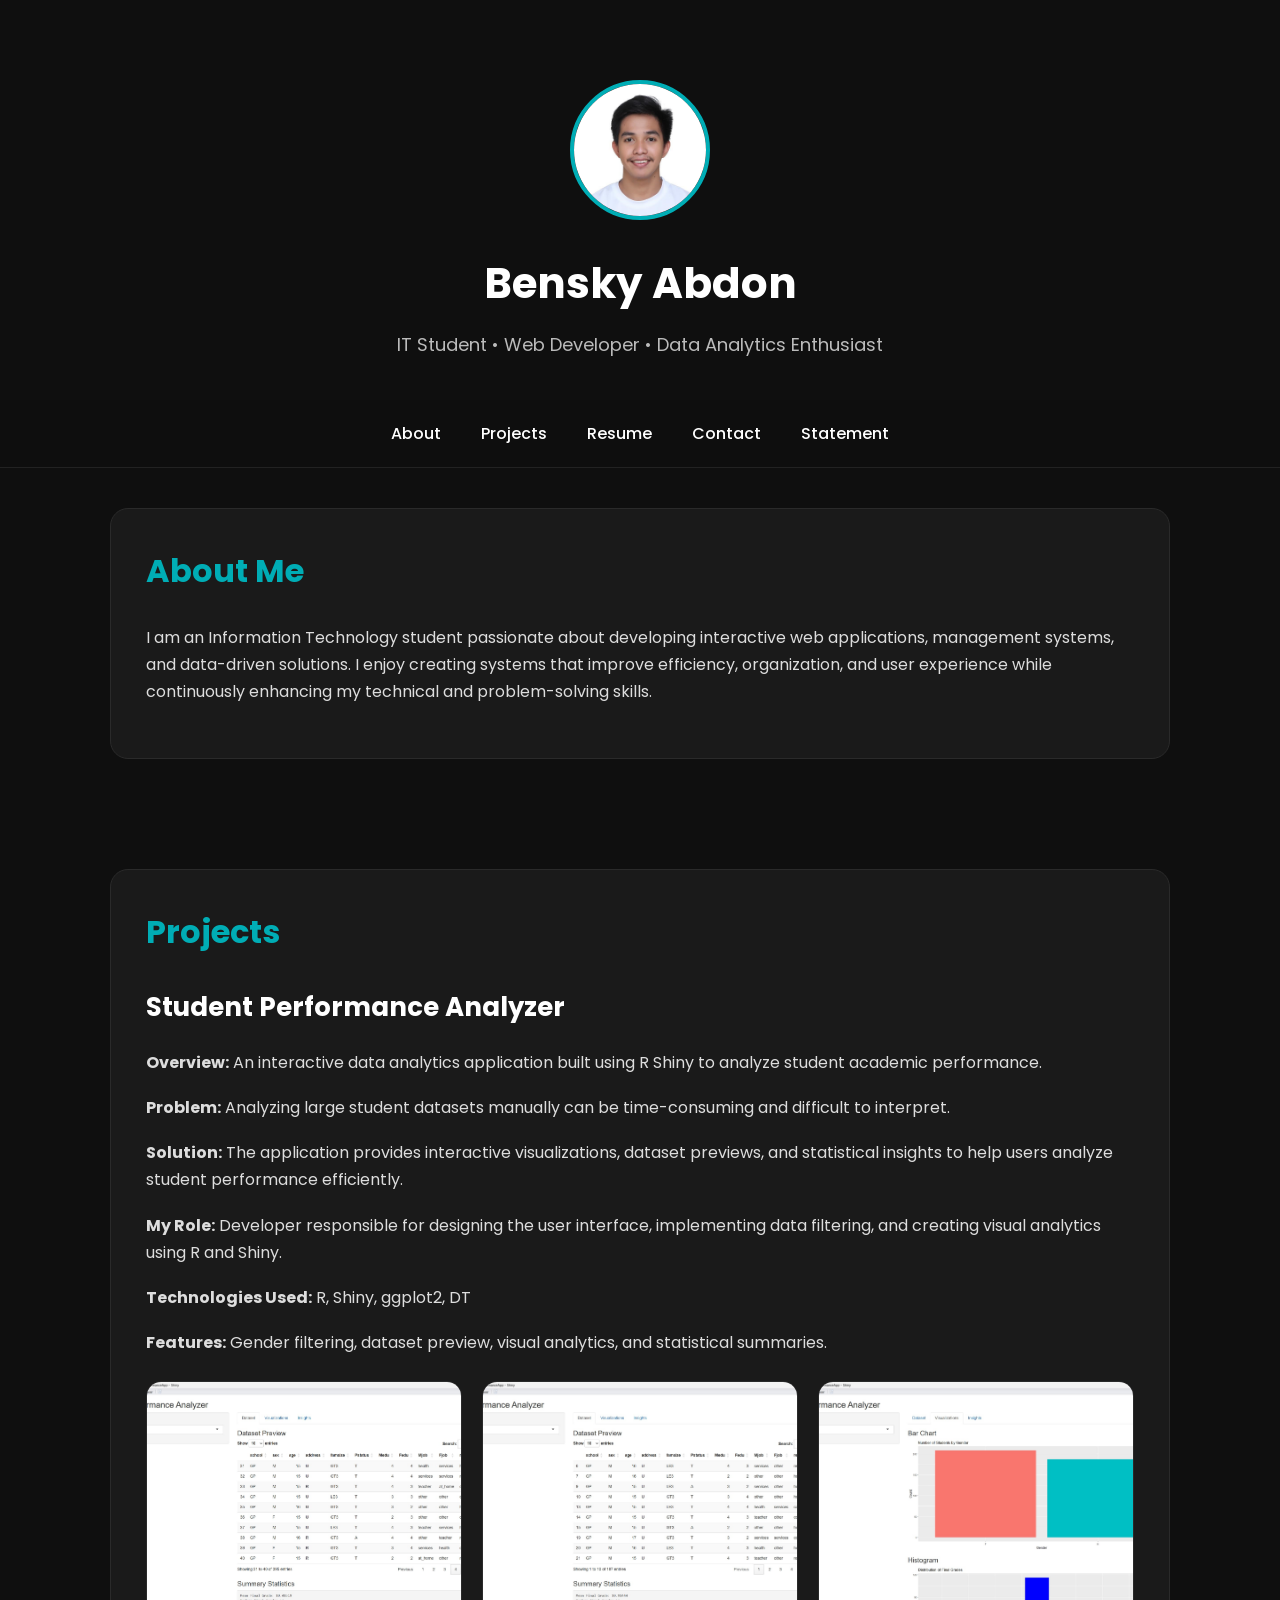
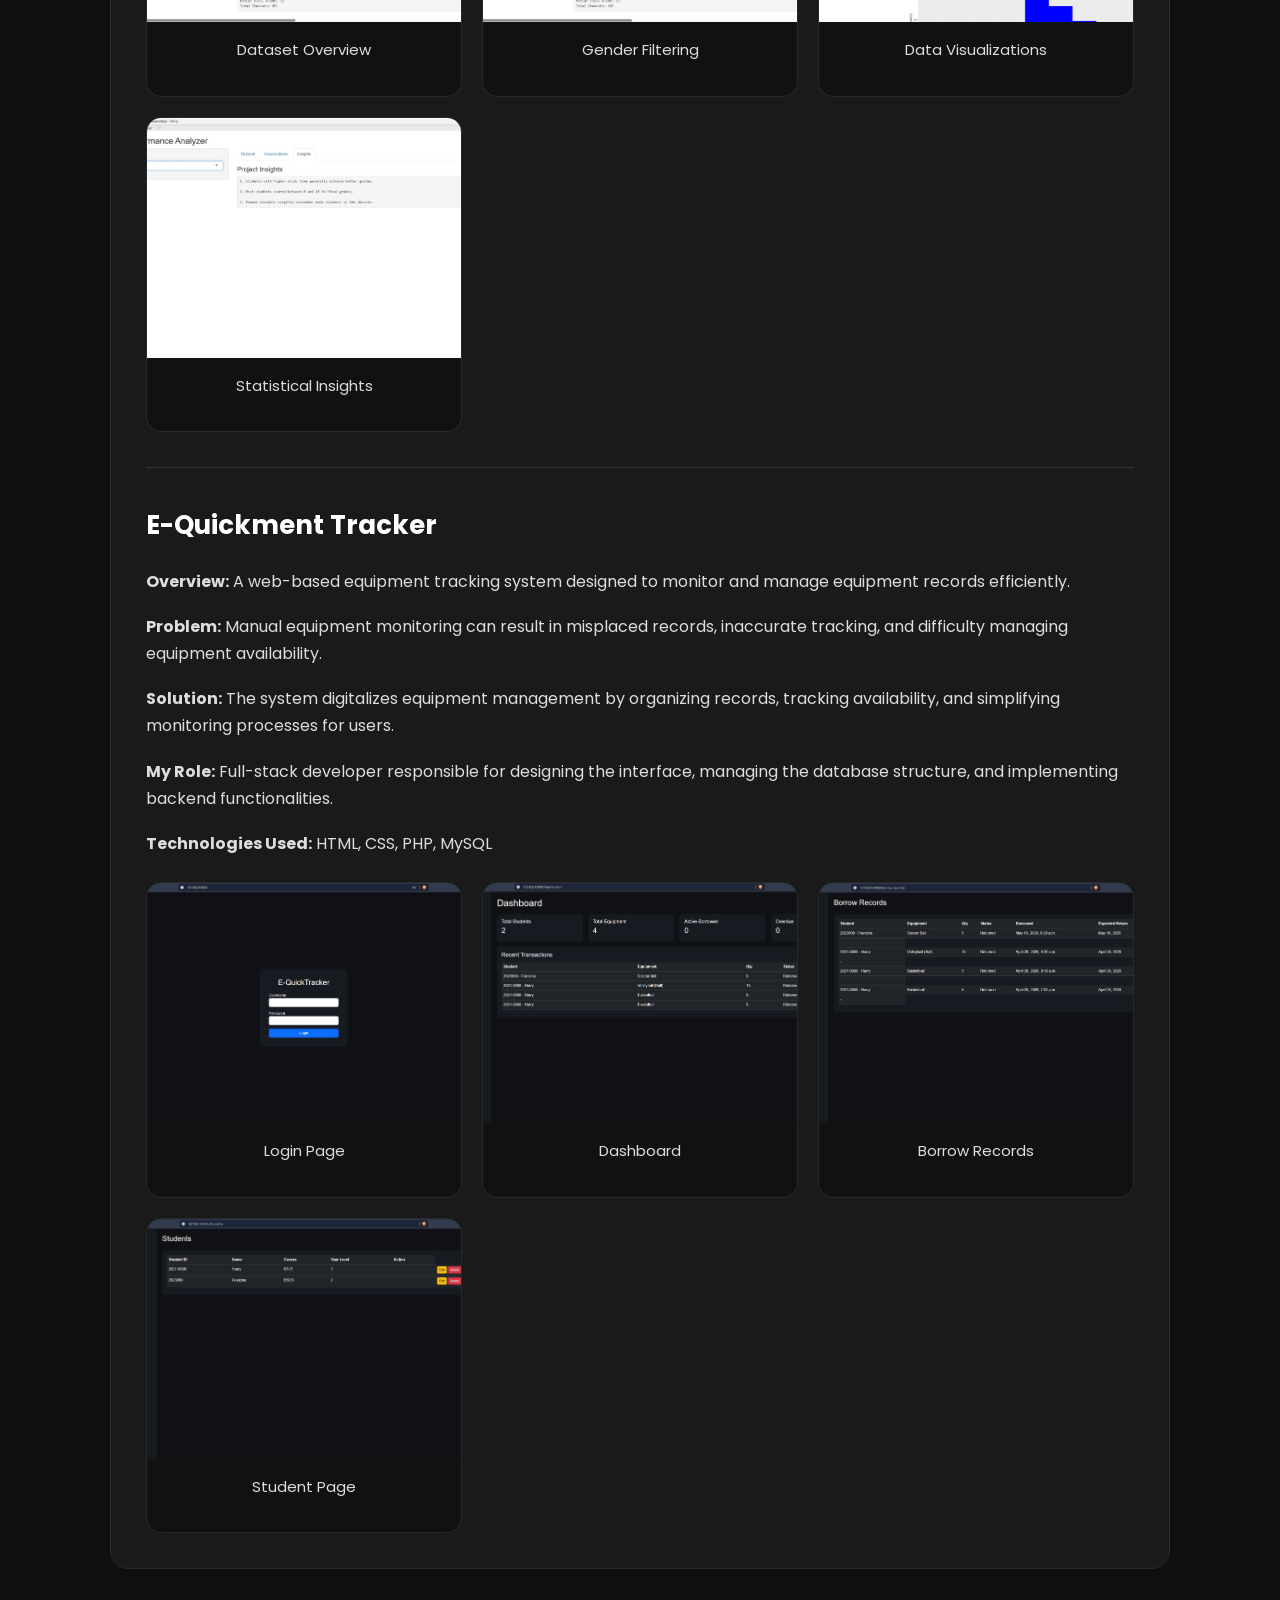
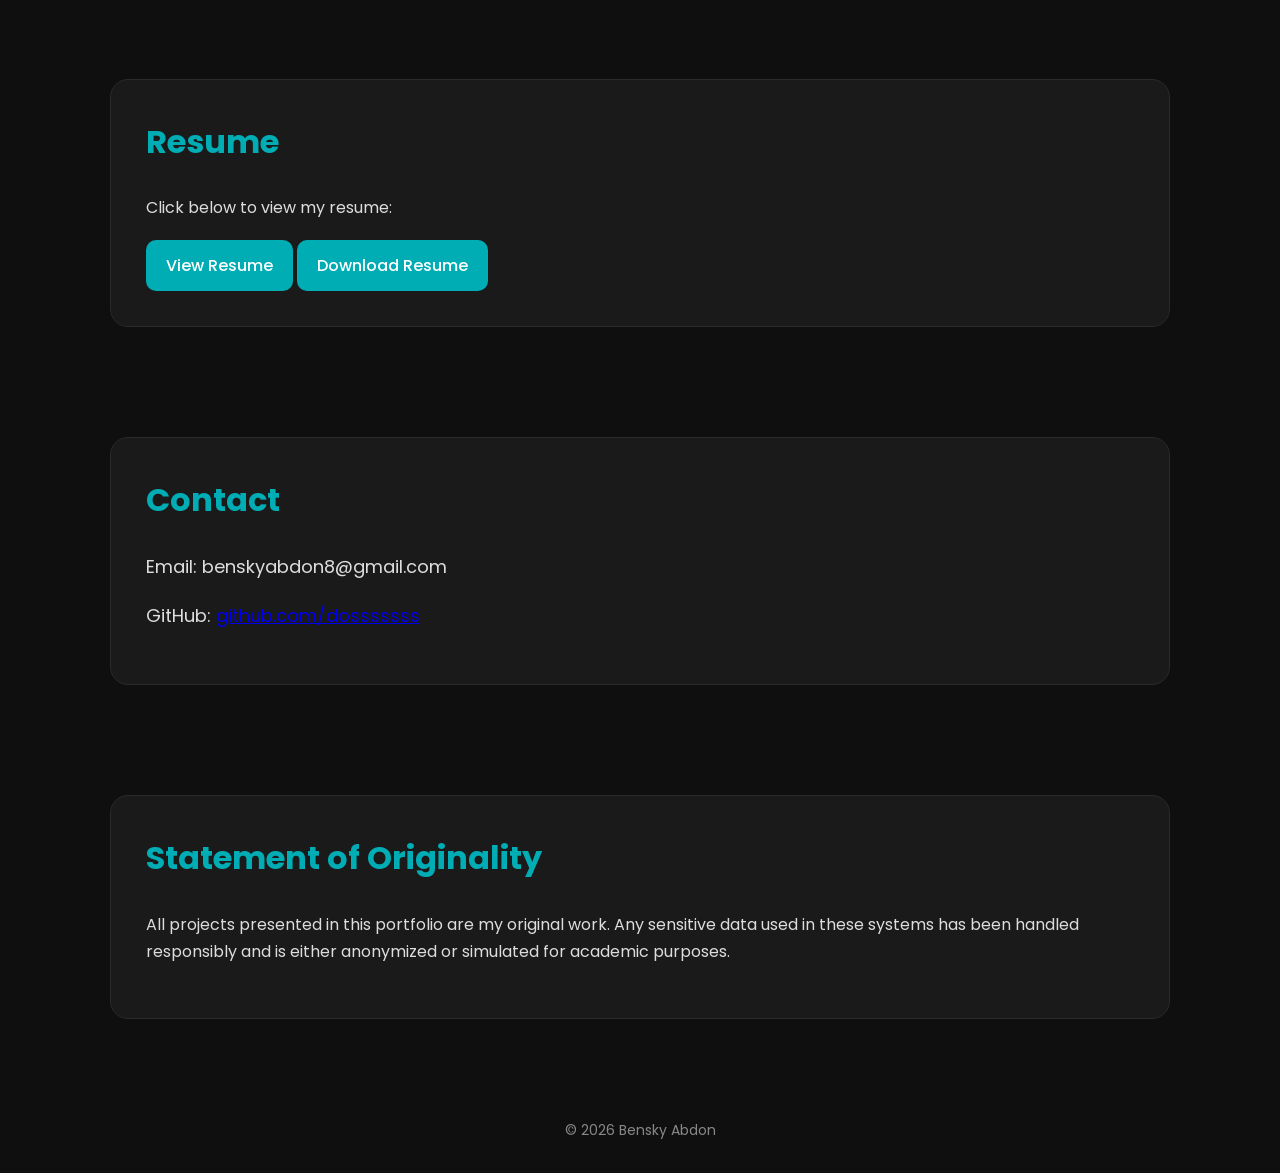
<file: index.html>
<!DOCTYPE html>
<html lang="en">
<head>
    <meta charset="UTF-8">
    <meta name="viewport" content="width=device-width, initial-scale=1.0">
    <title>Bensky Abdon - Portfolio</title>

    <link rel="stylesheet" href="assets/css/style.css">
</head>
<body>

    <!-- HERO SECTION -->
    <header class="hero">
        <img src="assets/img/profile.jpg" alt="Profile Picture" class="profile-img">

        <h1>Bensky Abdon</h1>
        <p>IT Student • Web Developer • Data Analytics Enthusiast</p>
    </header>

    <!-- NAVIGATION -->
    <nav>
        <a href="#about">About</a>
        <a href="#projects">Projects</a>
        <a href="#resume">Resume</a>
        <a href="#contact">Contact</a>
        <a href="#statement">Statement</a>
    </nav>

    <!-- ABOUT -->
    <section id="about">
        <div class="card">
            <h2>About Me</h2>

            <p>
I am an Information Technology student passionate about developing interactive web applications, management systems, and data-driven solutions. I enjoy creating systems that improve efficiency, organization, and user experience while continuously enhancing my technical and problem-solving skills.
</p>
        </div>
    </section>

    <!-- PROJECTS -->
    <section id="projects">
        <div class="card">

            <h2>Projects</h2>

            <h3>Student Performance Analyzer</h3>

<p><strong>Overview:</strong> An interactive data analytics application built using R Shiny to analyze student academic performance.</p>

<p><strong>Problem:</strong> Analyzing large student datasets manually can be time-consuming and difficult to interpret.</p>

<p><strong>Solution:</strong> The application provides interactive visualizations, dataset previews, and statistical insights to help users analyze student performance efficiently.</p>

<p><strong>My Role:</strong> Developer responsible for designing the user interface, implementing data filtering, and creating visual analytics using R and Shiny.</p>

<p><strong>Technologies Used:</strong> R, Shiny, ggplot2, DT</p>

<p><strong>Features:</strong> Gender filtering, dataset preview, visual analytics, and statistical summaries.</p>

<!-- PROJECT SCREENSHOTS -->
<!-- PROJECT SCREENSHOTS -->
<div class="project-gallery">

    <div class="gallery-item">
        <img src="assets/img/overview.jpg"
        alt="Overview"
        class="project-img">

        <p class="img-caption">Dataset Overview</p>
    </div>

    <div class="gallery-item">
        <img src="assets/img/male.jpg"
        alt="Male Filter"
        class="project-img">

        <p class="img-caption">Gender Filtering</p>
    </div>

    <div class="gallery-item">
        <img src="assets/img/visual.jpg"
        alt="Visualizations"
        class="project-img">

        <p class="img-caption">Data Visualizations</p>
    </div>

    <div class="gallery-item">
        <img src="assets/img/insights.jpg"
        alt="Insights"
        class="project-img">

        <p class="img-caption">Statistical Insights</p>
    </div>

</div>

<hr>

            <!-- E-QUICKMENT -->
            <h3>E-Quickment Tracker</h3>

            <p><strong>Overview:</strong> A web-based equipment tracking system designed to monitor and manage equipment records efficiently.</p>

            <p><strong>Problem:</strong> Manual equipment monitoring can result in misplaced records, inaccurate tracking, and difficulty managing equipment availability.</p>

            <p><strong>Solution:</strong> The system digitalizes equipment management by organizing records, tracking availability, and simplifying monitoring processes for users.</p>

            <p><strong>My Role:</strong> Full-stack developer responsible for designing the interface, managing the database structure, and implementing backend functionalities.</p>

            <p><strong>Technologies Used:</strong> HTML, CSS, PHP, MySQL</p>

            <!-- PROJECT SCREENSHOTS -->
            <div class="project-gallery">

    <div class="gallery-item">
        <img src="assets/img/loginpage.jpg"
        alt="Login Page"
        class="project-img">

        <p class="img-caption">Login Page</p>
    </div>

    <div class="gallery-item">
        <img src="assets/img/dashboard.jpg"
        alt="Dashboard"
        class="project-img">

        <p class="img-caption">Dashboard</p>
    </div>

    <div class="gallery-item">
        <img src="assets/img/borrow_records.jpg"
        alt="Borrow Records"
        class="project-img">

        <p class="img-caption">Borrow Records</p>
    </div>

    <div class="gallery-item">
        <img src="assets/img/student_page.jpg"
        alt="Student Page"
        class="project-img">

        <p class="img-caption">Student Page</p>
    </div>

</div>

        </div>
    </section>

    <!-- RESUME -->
    <section id="resume">
        <div class="card">

            <h2>Resume</h2>

            <p>Click below to view my resume:</p>

            <a href="https://drive.google.com/file/d/1ie7kx9Ojogxm1wg9WcdxR-L_dN91mIn2/view?usp=drive_link"
            target="_blank"
            class="button">
                View Resume
            </a>
            <a href="https://drive.google.com/file/d/1ie7kx9Ojogxm1wg9WcdxR-L_dN91mIn2/view?usp=drive_link"
            target="_blank"
            class="button">
                Download Resume
</a>

        </div>
    </section>

    <!-- CONTACT -->
    <section id="contact">
        <div class="card">

            <h2>Contact</h2>

            <p>Email: benskyabdon8@gmail.com</p>
            <p>
    GitHub:
    <a href="https://github.com/dosssssss" target="_blank">
        github.com/dosssssss
    </a>
</p>

        </div>
    </section>

    <!-- STATEMENT -->
    <section id="statement">
        <div class="card">

            <h2>Statement of Originality</h2>

            <p>
                All projects presented in this portfolio are my original work.
                Any sensitive data used in these systems has been handled responsibly
                and is either anonymized or simulated for academic purposes.
            </p>

        </div>
    </section>

    <!-- FOOTER -->
    <footer>
        © 2026 Bensky Abdon
    </footer>

</body>
</html>
</file>
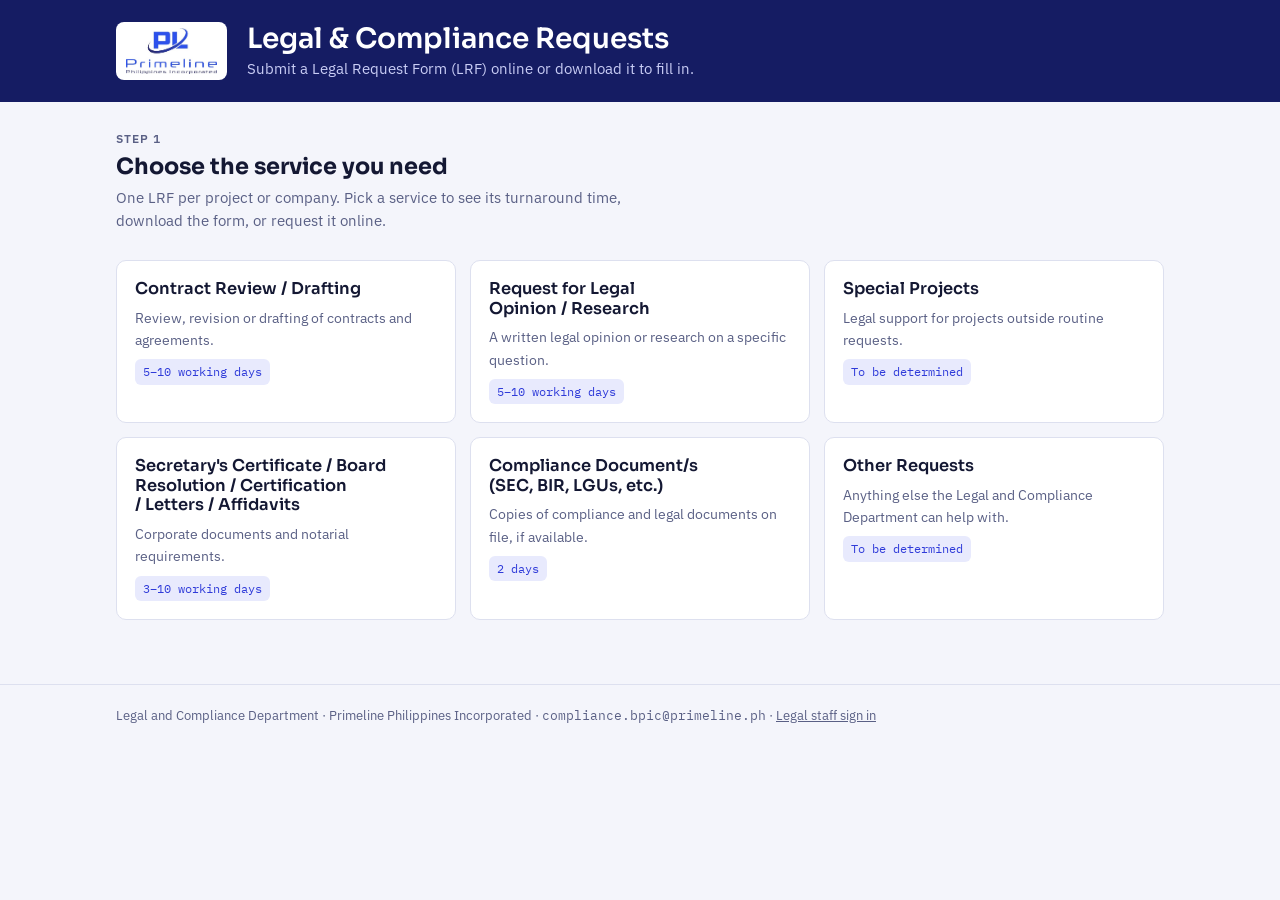
<file: legal/index.html>
<!doctype html>
<html lang="en">
<head>
<meta charset="utf-8">
<meta name="viewport" content="width=device-width,initial-scale=1">
<title>Primeline Legal Requests</title>
<meta name="description" content="Request legal and compliance services from Primeline Philippines Incorporated.">
<link rel="icon" href="logo.jpeg">
<link rel="preconnect" href="https://fonts.googleapis.com">
<link rel="stylesheet" href="https://fonts.googleapis.com/css2?family=Sora:wght@500;600;700&family=IBM+Plex+Sans:wght@400;500;600&family=IBM+Plex+Mono:wght@500&display=swap">
<style>
/* ===== SETTINGS ===== the inbox that receives every online request */
:root{
  --bg:#f4f5fb; --surface:#ffffff; --ink:#141833; --muted:#5a6085; --line:#dde0ef;
  --brand:#2f3bd9; --brand-ink:#ffffff; --brand-soft:#e8eafd; --navy:#151c63;
  --ok:#1f7a4d; --ok-soft:#e3f4ea; --err:#b4233c;
  --f-display:"Sora","Segoe UI",system-ui,sans-serif;
  --f-body:"IBM Plex Sans","Segoe UI",system-ui,sans-serif;
  --f-mono:"IBM Plex Mono",ui-monospace,Menlo,monospace;
  --r:10px; color-scheme:light;
}
@media (prefers-color-scheme: dark){:root{
  --bg:#0c0f22; --surface:#151935; --ink:#e7e9f8; --muted:#9ca2c8; --line:#2a2f57;
  --brand:#7f8aff; --brand-ink:#0c0f22; --brand-soft:#20265a; --navy:#0a0d2b;
  --ok:#6fd39e; --ok-soft:#173a2a; --err:#ff8a9d; color-scheme:dark}}
*{box-sizing:border-box}
body{margin:0;background:var(--bg);color:var(--ink);font-family:var(--f-body);font-size:15px;line-height:1.55}
img{max-width:100%}
[hidden]{display:none!important}
.wrap{max-width:1080px;margin:0 auto;padding-left:max(16px,env(safe-area-inset-left,0px));padding-right:max(16px,env(safe-area-inset-right,0px))}
h1,h2,h3{font-family:var(--f-display);text-wrap:balance;margin:0;line-height:1.2}
button,input,select,textarea{font:inherit;color:inherit}
:focus-visible{outline:2px solid var(--brand);outline-offset:2px}
.band{background:var(--navy);color:#fff}
.band .wrap{display:flex;gap:20px;align-items:center;padding-block:22px;flex-wrap:wrap}
.logo{background:#fff;border-radius:8px;padding:6px 10px;display:flex}
.logo img{height:46px;width:auto;display:block}
.band h1{font-size:clamp(1.3rem,3vw,1.75rem);font-weight:600}
.band p{margin:2px 0 0;color:#c9cdf5;font-size:.92rem}
main{padding-block:28px 64px;display:grid;gap:28px}
.eyebrow{font-size:.74rem;letter-spacing:.09em;text-transform:uppercase;color:var(--muted);font-weight:600}
.lead{color:var(--muted);max-width:62ch;margin:6px 0 0}
.grid{display:grid;grid-template-columns:repeat(auto-fill,minmax(300px,1fr));gap:14px}
.svc{background:var(--surface);border:1px solid var(--line);border-radius:var(--r);padding:18px;text-align:left;cursor:pointer;display:grid;gap:8px;align-content:start;transition:border-color .15s}
.svc:hover{border-color:var(--brand)}
.svc[aria-pressed="true"]{border-color:var(--brand);box-shadow:0 0 0 2px var(--brand) inset}
.svc h3{font-size:1.02rem;font-weight:600}
.svc p{margin:0;color:var(--muted);font-size:.9rem}
.tat{font-family:var(--f-mono);font-size:.78rem;color:var(--brand);background:var(--brand-soft);border-radius:6px;padding:3px 8px;justify-self:start}
.panel{background:var(--surface);border:1px solid var(--line);border-radius:var(--r);padding:22px;display:grid;gap:16px}
.panel h2{font-size:1.3rem;font-weight:600}
.panel ul{margin:0;padding-left:20px;color:var(--muted)}
.actions{display:flex;gap:10px;flex-wrap:wrap}
.btn{border:1px solid var(--brand);background:var(--brand);color:var(--brand-ink);padding:10px 16px;border-radius:8px;cursor:pointer;font-weight:600;display:inline-flex;gap:8px;align-items:center;text-decoration:none}
.btn.ghost{background:transparent;color:var(--brand)}
.btn:disabled{opacity:.5;cursor:not-allowed}
.btn svg{width:16px;height:16px}
.hint{font-size:.85rem;color:var(--muted);margin:0}
.row{display:grid;grid-template-columns:repeat(auto-fit,minmax(240px,1fr));gap:16px}
.field{display:grid;gap:6px;min-width:0}
label,.lbl{font-weight:600;font-size:.88rem}
.req::after{content:" *";color:var(--err)}
input[type=text],input[type=email],input[type=date],select,textarea{width:100%;border:1px solid var(--line);background:var(--bg);border-radius:8px;padding:10px 12px}
textarea{min-height:110px;resize:vertical}
.checks{display:grid;grid-template-columns:repeat(auto-fit,minmax(260px,1fr));gap:8px}
.check{display:flex;gap:10px;align-items:flex-start;border:1px solid var(--line);border-radius:8px;padding:10px 12px;cursor:pointer;font-weight:500;font-size:.9rem}
.check input{margin-top:4px;accent-color:var(--brand)}
.check:has(input:checked){border-color:var(--brand);background:var(--brand-soft)}
.err{color:var(--err);font-size:.88rem;margin:0}
.notes{border-top:1px dashed var(--line);padding-top:14px;font-size:.84rem;color:var(--muted);display:grid;gap:4px}
.done{background:var(--ok-soft);border:1px solid var(--ok);border-radius:var(--r);padding:18px;display:grid;gap:8px}
.done h3{color:var(--ok);font-size:1.05rem}
.mono{font-family:var(--f-mono)}
.hp{position:absolute;left:-9999px}
footer{border-top:1px solid var(--line);padding-block:20px;color:var(--muted);font-size:.84rem}
</style>
</head>
<body>
<header class="band"><div class="wrap">
  <div class="logo"><img src="logo.jpeg" alt="Primeline Philippines Incorporated"></div>
  <div><h1>Legal &amp; Compliance Requests</h1><p>Submit a Legal Request Form (LRF) online or download it to fill in.</p></div>
</div></header>

<main class="wrap">
  <section>
    <div class="eyebrow">Step 1</div>
    <h2 style="font-size:1.4rem;margin-top:4px">Choose the service you need</h2>
    <p class="lead">One LRF per project or company. Pick a service to see its turnaround time, download the form, or request it online.</p>
  </section>
  <div class="grid" id="grid"></div>
  <div class="panel" id="detail" hidden></div>
  <div id="formArea" hidden></div>
</main>

<footer><div class="wrap">Legal and Compliance Department · Primeline Philippines Incorporated · <span class="mono" id="mailText"></span> · <a href="admin.html" style="color:inherit">Legal staff sign in</a></div></footer>

<script>
/* ===== SETTINGS ===== */
const LEGAL_EMAIL = "riza.lodea@primeline.ph";        // receives every online request
const PAPER_EMAIL = "compliance.bpic@primeline.ph";   // where customers email the downloaded form
const SCRIPT_URL  = "https://script.google.com/macros/s/AKfycbw5tBCfF5ZOwhbb0z4NuvHbupmq8IBDXHOcwJCy-L7bICUqC17NV4mbc82le7Fm71U90Q/exec";                                 // Legal Google Sheet web app URL (Apps Script). Empty = email-only mode
const FORM_FILE   = "Legal-Request-Form-LRF.docx";          // downloadable form

const SERVICES = [
  {id:"contract",name:"Contract Review / Drafting",tat:"5–10 working days",blurb:"Review, revision or drafting of contracts and agreements.",bring:["Draft contract or the other party's version, if any","Key commercial terms and deadlines","Counterparty details"]},
  {id:"opinion",name:"Request for Legal Opinion / Research",tat:"5–10 working days",blurb:"A written legal opinion or research on a specific question.",bring:["The exact question to be answered","Background facts and related documents"]},
  {id:"special",name:"Special Projects",tat:"To be determined",blurb:"Legal support for projects outside routine requests.",bring:["Project brief and timeline","People involved and expected deliverables"]},
  {id:"corporate",name:"Secretary's Certificate / Board Resolution / Certification / Letters / Affidavits",tat:"3–10 working days",blurb:"Corporate documents and notarial requirements.",bring:["Purpose and the agency or party requiring it","Exact wording or format required, if prescribed"],tats:["Secretary's Certificate / Certification: 3 working days","Board Resolution: 5 working days","Letters, Affidavits and other legal documents: 5–10 working days"],subtypes:["Secretary's Certificate","Board Resolution","Certification","Letter","Affidavit"]},
  {id:"compliance",name:"Compliance Document/s (SEC, BIR, LGUs, etc.)",tat:"2 days",blurb:"Copies of compliance and legal documents on file, if available.",bring:["Which documents and for which company","Where and why they will be submitted"]},
  {id:"other",name:"Other Requests",tat:"To be determined",blurb:"Anything else the Legal and Compliance Department can help with.",bring:["A clear description of what you need"]},
];

const $=s=>document.querySelector(s);
const esc=s=>String(s??"").replace(/[&<>"']/g,c=>({"&":"&amp;","<":"&lt;",">":"&gt;",'"':"&quot;","'":"&#39;"}[c]));
const svcName=id=>(SERVICES.find(s=>s.id===id)||{}).name||id;
const ICON_DL='<svg viewBox="0 0 24 24" fill="none" stroke="currentColor" stroke-width="2" stroke-linecap="round" stroke-linejoin="round"><path d="M12 3v12m0 0-5-5m5 5 5-5M4 21h16"/></svg>';
const ICON_SEND='<svg viewBox="0 0 24 24" fill="none" stroke="currentColor" stroke-width="2" stroke-linecap="round" stroke-linejoin="round"><path d="M4 12h14m0 0-6-6m6 6-6 6"/></svg>';
let selected=null;
$("#mailText").textContent=PAPER_EMAIL;

function manila(){const p=new Intl.DateTimeFormat("en-CA",{timeZone:"Asia/Manila",year:"numeric",month:"2-digit",day:"2-digit",hour:"2-digit",minute:"2-digit",hour12:false}).formatToParts(new Date());const g=t=>p.find(x=>x.type===t).value;return{ymd:`${g("year")}${g("month")}${g("day")}`,hour:+g("hour")%24,text:`${g("year")}-${g("month")}-${g("day")} ${g("hour")%24}:${g("minute")}`}}
function lrfNo(){const c="ABCDEFGHJKLMNPQRSTUVWXYZ23456789";let r="";for(let i=0;i<4;i++)r+=c[Math.floor(Math.random()*c.length)];return `LRF-${manila().ymd}-${r}`}

function renderGrid(){
  $("#grid").innerHTML=SERVICES.map(s=>`<button class="svc" data-id="${s.id}" aria-pressed="${selected===s.id}"><h3>${esc(s.name)}</h3><p>${esc(s.blurb)}</p><span class="tat">${esc(s.tat)}</span></button>`).join("");
  $("#grid").querySelectorAll(".svc").forEach(b=>b.onclick=()=>selectService(b.dataset.id));
}
function selectService(id){
  selected=id;renderGrid();const s=SERVICES.find(x=>x.id===id);const d=$("#detail");d.hidden=false;$("#formArea").hidden=true;
  d.innerHTML=`<div><div class="eyebrow">Step 2</div><h2 style="margin-top:4px">${esc(s.name)}</h2></div>
  <div class="row"><div><div class="lbl">Standard turnaround</div>${s.tats?`<ul>${s.tats.map(t=>`<li>${esc(t)}</li>`).join("")}</ul>`:`<p class="hint" style="font-size:.95rem">${esc(s.tat)}</p>`}<p class="hint" style="margin-top:6px">Counting starts when Legal confirms receipt of your LRF.</p></div>
  <div><div class="lbl">Have these ready</div><ul>${s.bring.map(t=>`<li>${esc(t)}</li>`).join("")}</ul></div></div>
  <div class="actions"><button class="btn" id="goOnline">${ICON_SEND} Request online</button><a class="btn ghost" href="${FORM_FILE}" download>${ICON_DL} Download request form (.docx)</a></div>
  <p class="hint">Prefer the paper form? Download it, fill it in, have your head sign it, and email it to <b>${PAPER_EMAIL}</b>.</p>`;
  $("#goOnline").onclick=()=>openForm(id);
  d.scrollIntoView({behavior:"smooth",block:"start"});
}
function openForm(id){
  const a=$("#formArea");a.hidden=false;const today=new Date().toISOString().slice(0,10);
  a.innerHTML=`<form class="panel" id="lrf" novalidate>
   <div><div class="eyebrow">Step 3</div><h2 style="margin-top:4px">Legal Request Form</h2><p class="hint">Fields marked * are required. Legal will not accept LRFs with incomplete details.</p></div>
   <div class="row"><div class="field"><label class="req" for="f_name">Requestor</label><input type="text" id="f_name" autocomplete="name"></div>
     <div class="field"><label class="req" for="f_email">Your email</label><input type="email" id="f_email" autocomplete="email" placeholder="Where Legal can reply to you"></div></div>
   <div class="row"><div class="field"><label class="req" for="f_dept">Department</label><input type="text" id="f_dept"></div>
     <div class="field"><label class="req" for="f_proj">Project / Company</label><input type="text" id="f_proj" placeholder="One LRF per project or company"></div></div>
   <div class="field"><span class="lbl req">Specific request needed</span><div class="checks" id="f_svcs">${SERVICES.map(x=>`<label class="check"><input type="checkbox" value="${x.id}" ${x.id===id?"checked":""}> ${esc(x.name)}</label>`).join("")}</div></div>
   <div class="field" id="subWrap" ${id==="corporate"?"":"hidden"}><label for="f_sub">Corporate document type</label><select id="f_sub"><option value="">Select…</option>${SERVICES[3].subtypes.map(t=>`<option>${esc(t)}</option>`).join("")}</select></div>
   <div class="field" id="otherWrap" ${id==="other"?"":"hidden"}><label class="req" for="f_other">Other request (please specify)</label><input type="text" id="f_other"></div>
   <div class="field"><label class="req" for="f_purpose">Purpose / other details</label><textarea id="f_purpose" placeholder="What you need, why, and any deadlines or agencies involved."></textarea></div>
   <div class="row"><div class="field"><label class="req" for="f_need">Date needed</label><input type="date" id="f_need" min="${today}"></div>
     <div class="field"><label class="req" for="f_head">Requestor's head (approver)</label><input type="text" id="f_head" placeholder="Name of your department head"></div></div>
   <div class="field"><label for="f_ref">Supporting documents link</label><input type="text" id="f_ref" placeholder="Google Drive / OneDrive link (optional)"></div>
   <input type="text" class="hp" id="f_hp" tabindex="-1" autocomplete="off" aria-hidden="true">
   <label class="check" style="font-weight:500"><input type="checkbox" id="f_ok"> I confirm my department head has approved this request and the details are complete.</label>
   <p class="err" id="f_err" role="alert" hidden></p>
   <div class="actions"><button class="btn" type="submit" id="f_submit">${ICON_SEND} Submit request</button><button class="btn ghost" type="button" id="f_cancel">Cancel</button></div>
   <div class="notes"><span>Requests submitted after <b>6:00 PM</b> are counted as received the next working day.</span><span>Turnaround may be extended if signatories are unavailable on the date of request.</span></div>
  </form>`;
  const boxes=()=>[...a.querySelectorAll("#f_svcs input")];
  boxes().forEach(c=>c.onchange=()=>{const v=boxes().filter(x=>x.checked).map(x=>x.value);$("#subWrap").hidden=!v.includes("corporate");$("#otherWrap").hidden=!v.includes("other")});
  $("#f_cancel").onclick=()=>a.hidden=true;
  $("#lrf").onsubmit=e=>{e.preventDefault();submit(boxes)};
  a.scrollIntoView({behavior:"smooth",block:"start"});
}
async function submit(boxes){
  const v=k=>$("#"+k).value.trim();const err=$("#f_err");
  const services=boxes().filter(x=>x.checked).map(x=>x.value);const miss=[];
  if(!v("f_name"))miss.push("requestor");
  if(!/^[^\s@]+@[^\s@]+\.[^\s@]+$/.test(v("f_email")))miss.push("a valid email");
  if(!v("f_dept"))miss.push("department");if(!v("f_proj"))miss.push("project/company");
  if(!services.length)miss.push("at least one request type");
  if(services.includes("other")&&!v("f_other"))miss.push("the other request");
  if(!v("f_purpose"))miss.push("purpose/details");if(!v("f_need"))miss.push("date needed");if(!v("f_head"))miss.push("requestor's head");
  if(miss.length){err.textContent="Please add: "+miss.join(", ")+".";err.hidden=false;return}
  if(!$("#f_ok").checked){err.textContent="Please confirm your department head has approved this request.";err.hidden=false;return}
  if(v("f_hp"))return;
  err.hidden=true;const btn=$("#f_submit");btn.disabled=true;btn.textContent="Submitting…";
  const no=lrfNo();const m=manila();const after=m.hour>=18;
  const reqText=services.map(s=>svcName(s)+(s==="corporate"&&v("f_sub")?` (${v("f_sub")})`:"")+(s==="other"?`: ${v("f_other")}`:"")).join("; ");
  const payload={
    _subject:`New LRF ${no} – ${v("f_proj")} (${v("f_dept")})`,
    _template:"table", _captcha:"false",
    _autoresponse:`Thank you. Your Legal Request Form ${no} has been received by the Legal and Compliance Department of Primeline Philippines Incorporated. Turnaround time starts once Legal confirms receipt.${after?" Your request was submitted after 6:00 PM, so it counts as received the next working day.":""}`,
    "LRF No.":no, "Date & time submitted":m.text+" (Manila)"+(after?" – after 6 PM, counts as next working day":""),
    "Requestor":v("f_name"), email:v("f_email"), "Department":v("f_dept"), "Project / Company":v("f_proj"),
    "Request needed":reqText, "Purpose / other details":v("f_purpose"), "Date needed":v("f_need"),
    "Requestor's head":v("f_head"), "Supporting documents":v("f_ref")||"—"
  };
  try{
    let no2=no;
    if(SCRIPT_URL){ // saves to the Legal Google Sheet and emails Legal + the customer
      const request={requestor:v("f_name"),email:v("f_email"),department:v("f_dept"),project:v("f_proj"),request:reqText,
        purpose:v("f_purpose"),dateNeeded:v("f_need"),head:v("f_head"),reference:v("f_ref")};
      const r=await fetch(SCRIPT_URL,{method:"POST",headers:{"Content-Type":"text/plain;charset=utf-8"},body:JSON.stringify({action:"submit",request})});
      const j=await r.json();
      if(!j.ok)throw new Error(j.error||"failed");
      no2=j.lrfNo;
    } else {
      const r=await fetch("https://formsubmit.co/ajax/"+LEGAL_EMAIL,{method:"POST",headers:{"Content-Type":"application/json","Accept":"application/json"},body:JSON.stringify(payload)});
      const j=await r.json().catch(()=>({}));
      if(!r.ok||String(j.success)==="false")throw new Error(j.message||"failed");
    }
    $("#formArea").innerHTML=`<div class="done"><h3>Request submitted to the Legal and Compliance Department.</h3>
      <div>Your LRF number: <b class="mono">${esc(no2)}</b></div>
      <p class="hint">A confirmation has been sent to ${esc(v("f_email"))}. ${after?"It was submitted after 6:00 PM, so it counts as received the next working day. ":""}Turnaround starts once Legal confirms receipt.</p>
      <div class="actions"><button class="btn ghost" id="another">Submit another request</button></div></div>`;
    $("#another").onclick=()=>{$("#formArea").hidden=true;$("#detail").hidden=true;selected=null;renderGrid();scrollTo({top:0})};
  }catch(e){
    btn.disabled=false;btn.innerHTML=ICON_SEND+" Submit request";err.hidden=false;
    err.textContent="Your request didn't go through. Check your connection and try again, or download the form and email it to "+PAPER_EMAIL+".";
  }
}
renderGrid();
</script>
</body>
</html>
</file>
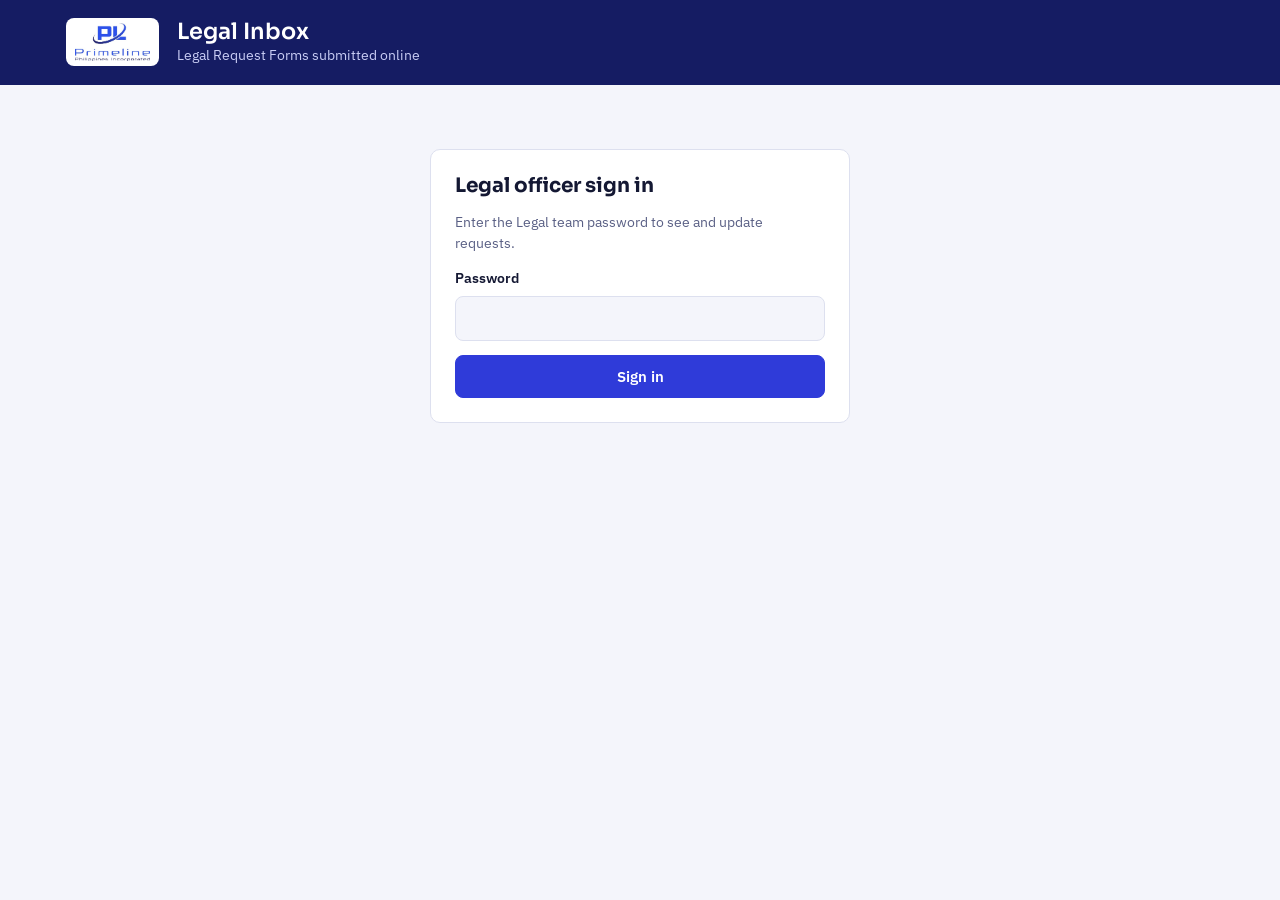
<file: legal/admin.html>
<!doctype html>
<html lang="en">
<head>
<meta charset="utf-8">
<meta name="viewport" content="width=device-width,initial-scale=1">
<meta name="robots" content="noindex,nofollow">
<title>Primeline Legal Inbox</title>
<link rel="icon" href="logo.jpeg">
<link rel="preconnect" href="https://fonts.googleapis.com">
<link rel="stylesheet" href="https://fonts.googleapis.com/css2?family=Sora:wght@500;600;700&family=IBM+Plex+Sans:wght@400;500;600&family=IBM+Plex+Mono:wght@500&display=swap">
<style>
/* Layout: brand band, summary counts, filter chips, request queue table, side drawer for "For Legal Department use" */
:root{
  --bg:#f4f5fb; --surface:#ffffff; --ink:#141833; --muted:#5a6085; --line:#dde0ef;
  --brand:#2f3bd9; --brand-ink:#ffffff; --brand-soft:#e8eafd; --navy:#151c63;
  --ok:#1f7a4d; --ok-soft:#e3f4ea; --warn:#9a5b00; --warn-soft:#fdf0d9; --new:#b4233c; --new-soft:#fde7eb;
  --f-display:"Sora","Segoe UI",system-ui,sans-serif; --f-body:"IBM Plex Sans","Segoe UI",system-ui,sans-serif; --f-mono:"IBM Plex Mono",ui-monospace,Menlo,monospace;
  --r:10px; color-scheme:light;
}
@media (prefers-color-scheme: dark){:root{
  --bg:#0c0f22; --surface:#151935; --ink:#e7e9f8; --muted:#9ca2c8; --line:#2a2f57;
  --brand:#7f8aff; --brand-ink:#0c0f22; --brand-soft:#20265a; --navy:#0a0d2b;
  --ok:#6fd39e; --ok-soft:#173a2a; --warn:#f2b456; --warn-soft:#3b2c12; --new:#ff8a9d; --new-soft:#43182a; color-scheme:dark}}
*{box-sizing:border-box}
body{margin:0;background:var(--bg);color:var(--ink);font-family:var(--f-body);font-size:15px;line-height:1.55}
[hidden]{display:none!important}
.wrap{max-width:1180px;margin:0 auto;padding-left:max(16px,env(safe-area-inset-left,0px));padding-right:max(16px,env(safe-area-inset-right,0px))}
h1,h2,h3{font-family:var(--f-display);margin:0;line-height:1.2;text-wrap:balance}
button,input,select,textarea{font:inherit;color:inherit}
:focus-visible{outline:2px solid var(--brand);outline-offset:2px}
.band{background:var(--navy);color:#fff}
.band .wrap{display:flex;gap:18px;align-items:center;padding-block:18px;flex-wrap:wrap}
.logo{background:#fff;border-radius:8px;padding:5px 9px;display:flex}.logo img{height:38px;display:block}
.band h1{font-size:1.4rem;font-weight:600}.band p{margin:0;color:#c9cdf5;font-size:.88rem}
.band .right{margin-left:auto;display:flex;gap:8px;align-items:center;flex-wrap:wrap}
main{padding-block:24px 64px;display:grid;gap:20px}
.btn{border:1px solid var(--brand);background:var(--brand);color:var(--brand-ink);padding:9px 15px;border-radius:8px;cursor:pointer;font-weight:600}
.btn.ghost{background:transparent;color:var(--brand)}
.band .btn.ghost{color:#fff;border-color:#6c74c9}
.btn.sm{padding:6px 11px;font-size:.85rem;font-weight:500}
.btn:disabled{opacity:.5;cursor:not-allowed}
.card{background:var(--surface);border:1px solid var(--line);border-radius:var(--r);padding:24px}
.login{max-width:420px;margin:40px auto;display:grid;gap:14px}
label,.lbl{font-weight:600;font-size:.88rem}
input[type=text],input[type=password],input[type=date],select,textarea{width:100%;border:1px solid var(--line);background:var(--bg);border-radius:8px;padding:10px 12px}
textarea{min-height:100px;resize:vertical}
.field{display:grid;gap:6px;min-width:0}
.row{display:grid;grid-template-columns:repeat(auto-fit,minmax(200px,1fr));gap:14px}
.err{color:var(--new);font-size:.88rem;margin:0}
.hint{color:var(--muted);font-size:.85rem;margin:0}
.stats{display:grid;grid-template-columns:repeat(auto-fit,minmax(150px,1fr));gap:12px}
.stat{background:var(--surface);border:1px solid var(--line);border-radius:var(--r);padding:14px 16px}
.stat b{display:block;font-family:var(--f-display);font-size:1.6rem;font-variant-numeric:tabular-nums}
.stat span{color:var(--muted);font-size:.82rem}
.stat.alert b{color:var(--new)}
.toolbar{display:flex;gap:8px;flex-wrap:wrap;align-items:center}
.chip{border:1px solid var(--line);background:var(--surface);border-radius:99px;padding:5px 12px;cursor:pointer;font-size:.85rem}
.chip[aria-pressed="true"]{border-color:var(--brand);color:var(--brand);background:var(--brand-soft)}
.search{margin-left:auto;min-width:0;flex:0 1 260px}
.tablewrap{overflow-x:auto;background:var(--surface);border:1px solid var(--line);border-radius:var(--r)}
table{width:100%;border-collapse:collapse;font-size:.9rem;min-width:860px}
th,td{text-align:left;padding:12px 14px;border-bottom:1px solid var(--line);vertical-align:top}
th{font-size:.74rem;text-transform:uppercase;letter-spacing:.07em;color:var(--muted);font-weight:600}
tr:last-child td{border-bottom:0}
tbody tr{cursor:pointer}tbody tr:hover{background:var(--brand-soft)}
tr.unseen td:first-child{box-shadow:inset 3px 0 0 var(--new)}
.mono{font-family:var(--f-mono);font-size:.82rem;font-variant-numeric:tabular-nums}
.sub{color:var(--muted);font-size:.82rem}
.pill{display:inline-block;border-radius:99px;padding:2px 10px;font-size:.78rem;font-weight:600;white-space:nowrap}
.s-New{background:var(--new-soft);color:var(--new)}
.s-Received,.s-In-progress{background:var(--warn-soft);color:var(--warn)}
.s-Released{background:var(--ok-soft);color:var(--ok)}
.s-Returned{background:var(--brand-soft);color:var(--brand)}
.empty{border:1px dashed var(--line);border-radius:var(--r);padding:28px;text-align:center;color:var(--muted)}
.overlay{position:fixed;inset:0;background:rgba(8,10,30,.45);z-index:20;display:flex;justify-content:flex-end}
.drawer{background:var(--surface);width:min(580px,100%);height:100%;overflow-y:auto;padding:24px 20px;display:grid;gap:16px;align-content:start}
.kv{display:grid;grid-template-columns:150px 1fr;gap:8px 14px;font-size:.9rem;margin:0}
.kv dt{color:var(--muted)}.kv dd{margin:0;min-width:0;overflow-wrap:anywhere;white-space:pre-wrap}
.legaluse{border:1px solid var(--line);border-radius:var(--r);padding:16px;display:grid;gap:12px;background:var(--bg)}
.eyebrow{font-size:.74rem;letter-spacing:.09em;text-transform:uppercase;color:var(--muted);font-weight:600}
.check{display:flex;gap:8px;align-items:center;font-size:.9rem}
.check input{accent-color:var(--brand)}
.toast{position:fixed;right:16px;bottom:16px;background:var(--ink);color:var(--bg);padding:12px 16px;border-radius:8px;z-index:30;max-width:340px;font-size:.9rem}
a{color:var(--brand)}
@media (max-width:560px){.kv{grid-template-columns:1fr}.band .right{margin-left:0}}
</style>
</head>
<body>
<header class="band"><div class="wrap">
  <div class="logo"><img src="logo.jpeg" alt="Primeline"></div>
  <div><h1>Legal Inbox</h1><p>Legal Request Forms submitted online</p></div>
  <div class="right" id="topActions" hidden>
    <span class="sub" style="color:#c9cdf5" id="lastSync"></span>
    <button class="btn ghost sm" id="refresh">Refresh</button>
    <button class="btn ghost sm" id="logout">Sign out</button>
  </div>
</div></header>

<main class="wrap">
  <div class="card" id="notSetup" hidden>
    <h2 style="font-size:1.2rem">The request list isn't connected yet</h2>
    <p class="hint" style="margin-top:8px">This page needs the Legal Google Sheet web app address. Until it's set, online requests only arrive by email.</p>
  </div>

  <form class="card login" id="login" hidden>
    <h2 style="font-size:1.25rem">Legal officer sign in</h2>
    <p class="hint">Enter the Legal team password to see and update requests.</p>
    <div class="field"><label for="pw">Password</label><input type="password" id="pw" autocomplete="current-password"></div>
    <p class="err" id="loginErr" hidden></p>
    <button class="btn" type="submit" id="loginBtn">Sign in</button>
  </form>

  <section id="app" hidden style="display:grid;gap:20px">
    <div class="stats" id="stats"></div>
    <div class="toolbar"><div id="chips" class="toolbar"></div><input type="text" class="search" id="q" placeholder="Search name, company, LRF No." aria-label="Search"></div>
    <div id="list"></div>
  </section>
</main>

<div class="overlay" id="overlay" hidden><aside class="drawer" id="drawer" role="dialog" aria-modal="true" aria-label="Request details"></aside></div>
<div class="toast" id="toast" role="status" hidden></div>

<script>
/* ===== SETTINGS ===== */
const SCRIPT_URL = "https://script.google.com/macros/s/AKfycbw5tBCfF5ZOwhbb0z4NuvHbupmq8IBDXHOcwJCy-L7bICUqC17NV4mbc82le7Fm71U90Q/exec";   // Legal Google Sheet web app URL (same as on the customer page)

const STATUSES=["New","Received","In progress","Released","Returned"];
const $=s=>document.querySelector(s);
const esc=s=>String(s??"").replace(/[&<>"']/g,c=>({"&":"&amp;","<":"&lt;",">":"&gt;",'"':"&quot;","'":"&#39;"}[c]));
const cls=s=>"s-"+String(s).replace(/\s+/g,"-");
function toast(m){const t=$("#toast");t.textContent=m;t.hidden=false;clearTimeout(toast.t);toast.t=setTimeout(()=>t.hidden=true,4500)}
function ls(k,v){try{if(v===undefined)return JSON.parse(localStorage.getItem(k)||"null");localStorage.setItem(k,JSON.stringify(v))}catch(e){return null}}
function ss(k,v){try{if(v===undefined)return sessionStorage.getItem(k);if(v===null)sessionStorage.removeItem(k);else sessionStorage.setItem(k,v)}catch(e){return null}}
const fmtD=d=>{if(!d)return "—";const x=new Date(d.length<=10?d+"T00:00:00":d.replace(" ","T"));return isNaN(x)?d:x.toLocaleDateString("en-PH",{dateStyle:"medium"})};

let password=ss("lrf_pw"), requests=[], filter="Open", query="", seen=new Set(ls("lrf_admin_seen")||[]), known=null, timer=null;

async function api(body){
  const r=await fetch(SCRIPT_URL,{method:"POST",headers:{"Content-Type":"text/plain;charset=utf-8"},body:JSON.stringify(body)});
  return r.json();
}
async function load(silent){
  try{
    const j=await api({action:"list",password});
    if(!j.ok){ if(j.error==="wrong_password"){signOut("That password isn't correct.");return false} throw new Error(j.error) }
    requests=j.requests.reverse();
    const ids=new Set(requests.map(r=>r.lrfNo));
    if(known){const fresh=requests.filter(r=>!known.has(r.lrfNo));if(fresh.length)toast(`${fresh.length} new request${fresh.length>1?"s":""}: ${fresh[0].requestor} (${fresh[0].department})`)}
    else if(!ls("lrf_admin_seen")){/* first visit: everything shows as unread */}
    known=ids; render();
    $("#lastSync").textContent="Updated "+new Date().toLocaleTimeString("en-PH",{hour:"numeric",minute:"2-digit"});
    return true;
  }catch(e){ if(!silent) toast("Couldn't load requests. Check your connection and press Refresh."); return false }
}
function render(){
  const open=requests.filter(r=>!["Released","Returned"].includes(r.status));
  const unseen=requests.filter(r=>!seen.has(r.lrfNo)).length;
  $("#stats").innerHTML=`
    <div class="stat ${unseen?"alert":""}"><b>${unseen}</b><span>Unread</span></div>
    <div class="stat"><b>${requests.filter(r=>r.status==="New").length}</b><span>Awaiting receipt</span></div>
    <div class="stat"><b>${open.length}</b><span>Open</span></div>
    <div class="stat"><b>${requests.filter(r=>r.status==="Released").length}</b><span>Released</span></div>`;
  document.title=(unseen?`(${unseen}) `:"")+"Primeline Legal Inbox";
  const counts={Open:open.length,All:requests.length};STATUSES.forEach(s=>counts[s]=requests.filter(r=>r.status===s).length);
  $("#chips").innerHTML=["Open",...STATUSES,"All"].map(f=>`<button class="chip" aria-pressed="${filter===f}" data-f="${f}">${f} · ${counts[f]}</button>`).join("");
  $("#chips").querySelectorAll(".chip").forEach(c=>c.onclick=()=>{filter=c.dataset.f;render()});
  let rows=filter==="Open"?open:filter==="All"?requests:requests.filter(r=>r.status===filter);
  if(query){const q=query.toLowerCase();rows=rows.filter(r=>[r.lrfNo,r.requestor,r.project,r.department,r.email].join(" ").toLowerCase().includes(q))}
  const el=$("#list");
  if(!rows.length){el.innerHTML=`<div class="empty">${requests.length?"No requests match.":"No requests yet. New online requests appear here automatically."}</div>`;return}
  el.innerHTML=`<div class="tablewrap"><table><thead><tr><th>LRF No.</th><th>Requestor</th><th>Request</th><th>Project / Company</th><th>Submitted</th><th>Needed by</th><th>Status</th></tr></thead><tbody>
  ${rows.map(r=>{const u=!seen.has(r.lrfNo);return `<tr class="${u?"unseen":""}" data-id="${esc(r.lrfNo)}">
    <td class="mono">${esc(r.lrfNo)}${u?`<div><span class="pill s-New" style="margin-top:4px">Unread</span></div>`:""}</td>
    <td>${esc(r.requestor)}<div class="sub">${esc(r.department)}</div></td>
    <td>${esc(r.request)}</td><td>${esc(r.project)}</td>
    <td>${esc(r.submitted)}${r.afterCutoff==="Yes"?`<div class="sub">After 6 PM · next working day</div>`:""}</td>
    <td>${fmtD(r.dateNeeded)}</td>
    <td><span class="pill ${cls(r.status)}">${esc(r.status)}</span>${r.dateReleased?`<div class="sub">Released ${fmtD(r.dateReleased)}</div>`:""}</td></tr>`}).join("")}
  </tbody></table></div>`;
  el.querySelectorAll("tbody tr").forEach(tr=>tr.onclick=()=>openDrawer(tr.dataset.id));
}
function openDrawer(id){
  const r=requests.find(x=>x.lrfNo===id);if(!r)return;
  if(!seen.has(id)){seen.add(id);ls("lrf_admin_seen",[...seen]);render()}
  const ref=/^https?:\/\//i.test(r.reference)?`<a href="${esc(r.reference)}" target="_blank" rel="noopener">${esc(r.reference)}</a>`:esc(r.reference||"—");
  $("#drawer").innerHTML=`
    <div style="display:flex;justify-content:space-between;gap:12px;align-items:start">
      <div><div class="eyebrow">Legal Request Form</div><h2 class="mono" style="font-size:1.15rem;margin-top:4px">${esc(r.lrfNo)}</h2></div>
      <button class="btn ghost sm" id="dClose">Close</button></div>
    <div><span class="pill ${cls(r.status)}">${esc(r.status)}</span></div>
    <dl class="kv">
      <dt>Requestor</dt><dd>${esc(r.requestor)}</dd>
      <dt>Email</dt><dd>${esc(r.email)}</dd>
      <dt>Department</dt><dd>${esc(r.department)}</dd>
      <dt>Project / Company</dt><dd>${esc(r.project)}</dd>
      <dt>Request</dt><dd>${esc(r.request)}</dd>
      <dt>Purpose / details</dt><dd>${esc(r.purpose)}</dd>
      <dt>Supporting docs</dt><dd>${ref}</dd>
      <dt>Requestor's head</dt><dd>${esc(r.head)}</dd>
      <dt>Date needed</dt><dd>${fmtD(r.dateNeeded)}</dd>
      <dt>Submitted</dt><dd>${esc(r.submitted)}${r.afterCutoff==="Yes"?" (after 6 PM, counts as next working day)":""}</dd>
    </dl>
    <div class="legaluse">
      <div class="eyebrow">For Legal Department use</div>
      <div class="row">
        <div class="field"><label for="d_status">Status</label><select id="d_status">${STATUSES.map(s=>`<option ${s===r.status?"selected":""}>${s}</option>`).join("")}</select></div>
        <div class="field"><label for="d_by">Received by</label><input type="text" id="d_by" value="${esc(r.receivedBy||ls("lrf_admin_name")||"")}"></div>
      </div>
      <div class="row">
        <div class="field"><label for="d_rel">Date released</label><input type="date" id="d_rel" value="${esc(r.dateReleased)}"></div>
        <div class="field"><span class="lbl">Received on</span><span class="hint">${r.receivedOn?esc(r.receivedOn):"Filled in when status moves past New"}</span></div>
      </div>
      <div class="field"><label for="d_com">Comments</label><textarea id="d_com" placeholder="Shared with the customer if you email them below">${esc(r.comments)}</textarea></div>
      <label class="check"><input type="checkbox" id="d_notify" checked> Email the customer about this update</label>
      <div style="display:flex;gap:10px;flex-wrap:wrap">
        <button class="btn" id="d_save">Save</button>
        ${r.status==="New"?`<button class="btn ghost" id="d_recv">Confirm receipt</button>`:""}
      </div>
    </div>`;
  $("#overlay").hidden=false;
  $("#dClose").onclick=closeDrawer;
  const save=async(force)=>{
    const btn=$("#d_save");btn.disabled=true;btn.textContent="Saving…";
    const body={action:"update",password,lrfNo:id,status:force||$("#d_status").value,receivedBy:$("#d_by").value.trim(),
      comments:$("#d_com").value.trim(),dateReleased:$("#d_rel").value,notify:$("#d_notify").checked};
    ls("lrf_admin_name",body.receivedBy);
    try{const j=await api(body);if(!j.ok)throw new Error(j.error);
      Object.assign(r,j.request);render();closeDrawer();toast(`${id} saved as ${j.request.status}${body.notify?" · customer emailed":""}`)}
    catch(e){btn.disabled=false;btn.textContent="Save";toast("That didn't save. Check your connection and try again.")}
  };
  $("#d_save").onclick=()=>save();
  const rc=$("#d_recv");if(rc)rc.onclick=()=>save("Received");
}
function closeDrawer(){$("#overlay").hidden=true}
$("#overlay").addEventListener("click",e=>{if(e.target.id==="overlay")closeDrawer()});
document.addEventListener("keydown",e=>{if(e.key==="Escape")closeDrawer()});
$("#q").addEventListener("input",e=>{query=e.target.value.trim();render()});
$("#refresh").onclick=()=>load();
$("#logout").onclick=()=>signOut();

function signOut(msg){password=null;ss("lrf_pw",null);clearInterval(timer);$("#app").hidden=true;$("#topActions").hidden=true;$("#login").hidden=false;
  const e=$("#loginErr");e.hidden=!msg;e.textContent=msg||"";}
async function enter(){
  $("#login").hidden=true;$("#app").hidden=false;$("#topActions").hidden=false;
  $("#list").innerHTML=`<div class="empty">Loading requests…</div>`;
  if(await load()){clearInterval(timer);timer=setInterval(()=>load(true),60000)}
}
$("#login").addEventListener("submit",async e=>{
  e.preventDefault();const pw=$("#pw").value;if(!pw)return;
  const b=$("#loginBtn");b.disabled=true;b.textContent="Signing in…";
  try{const j=await api({action:"list",password:pw});
    if(!j.ok){$("#loginErr").textContent=j.error==="wrong_password"?"That password isn't correct.":"Couldn't sign in. Try again.";$("#loginErr").hidden=false;return}
    password=pw;ss("lrf_pw",pw);$("#pw").value="";enter();
  }catch(err){$("#loginErr").textContent="Couldn't reach the request list. Check your connection.";$("#loginErr").hidden=false}
  finally{b.disabled=false;b.textContent="Sign in"}
});

if(!SCRIPT_URL){$("#notSetup").hidden=false}
else if(password){enter()}
else{$("#login").hidden=false}
</script>
</body>
</html>
</file>
<file: assets/css/style.css>
/* GOOGLE FONT */
@import url('https://fonts.googleapis.com/css2?family=Poppins:wght@300;400;500;600;700&display=swap');
html {
    scroll-behavior: smooth;
}
/* GENERAL */
* {
    margin: 0;
    padding: 0;
    box-sizing: border-box;
}

body {
    font-family: 'Poppins', sans-serif;
    background: #0f0f0f;
    color: white;
    line-height: 1.7;
}

/* HERO SECTION */
.hero {
    text-align: center;
    padding: 80px 20px 40px;
}

.profile-img {
    width: 140px;
    height: 140px;
    border-radius: 50%;
    object-fit: cover;
    border: 4px solid #00adb5;
    margin-bottom: 20px;
    transition: 0.3s;
}

.profile-img:hover {
    transform: scale(1.05);
}

.hero h1 {
    font-size: 42px;
    margin-bottom: 10px;
}

.hero p {
    color: #bbbbbb;
    font-size: 18px;
}

/* NAVIGATION */
nav {
    position: sticky;
    top: 0;
    background: rgba(15, 15, 15, 0.95);
    backdrop-filter: blur(10px);
    padding: 20px;
    text-align: center;
    z-index: 1000;
    border-bottom: 1px solid #222;
}

nav a {
    color: white;
    text-decoration: none;
    margin: 0 18px;
    font-weight: 500;
    transition: 0.3s;
}

nav a:hover {
    color: #00adb5;
}

/* SECTION */
section {
    max-width: 1100px;
    margin: auto;
    padding: 40px 20px;
}

/* CARD */
.card {
    background: #1a1a1a;
    padding: 35px;
    border-radius: 18px;
    margin-bottom: 30px;
    border: 1px solid #2a2a2a;
    transition: 0.3s;
}

.card:hover {
    transform: translateY(-5px);
}

.card h2 {
    font-size: 32px;
    margin-bottom: 25px;
    color: #00adb5;
}

.card h3 {
    margin-top: 20px;
    margin-bottom: 20px;
    font-size: 26px;
}

.card p {
    margin-bottom: 18px;
    color: #dddddd;
}

/* BUTTON */
.button {
    display: inline-block;
    padding: 12px 20px;
    background: #00adb5;
    color: white;
    text-decoration: none;
    border-radius: 10px;
    transition: 0.3s;
    font-weight: 500;
}

.button:hover {
    background: #008c93;
    transform: translateY(-2px);
}

/* PROJECT GALLERY */
.project-gallery {
    display: grid;
    grid-template-columns: repeat(auto-fit, minmax(300px, 1fr));
    gap: 20px;
    margin-top: 25px;
}

/* GALLERY ITEM */
.gallery-item {
    background: #111;
    border-radius: 15px;
    overflow: hidden;
    border: 1px solid #2a2a2a;
    transition: 0.3s;
}

.gallery-item:hover {
    transform: translateY(-5px);
}

/* PROJECT IMAGE */
.project-img {
    width: 100%;
    height: 240px;
    object-fit: cover;
    display: block;
}

/* IMAGE CAPTION */
.img-caption {
    padding: 15px;
    text-align: center;
    color: #cccccc;
    font-size: 15px;
}

/* HR */
hr {
    border: none;
    border-top: 1px solid #333;
    margin: 35px 0;
}

/* CONTACT */
#contact p {
    font-size: 18px;
}

/* FOOTER */
footer {
    text-align: center;
    padding: 30px;
    color: #888;
    font-size: 14px;
}

/* RESPONSIVE */
@media (max-width: 768px) {

    .hero h1 {
        font-size: 32px;
    }

    nav a {
        display: inline-block;
        margin: 10px;
    }

    .card {
        padding: 25px;
    }

    .card h2 {
        font-size: 28px;
    }

    .card h3 {
        font-size: 22px;
    }
}
/* FADE ANIMATION */
.card {
    animation: fadeUp 0.8s ease;
}

@keyframes fadeUp {
    from {
        opacity: 0;
        transform: translateY(20px);
    }

    to {
        opacity: 1;
        transform: translateY(0);
    }
}
</file>
